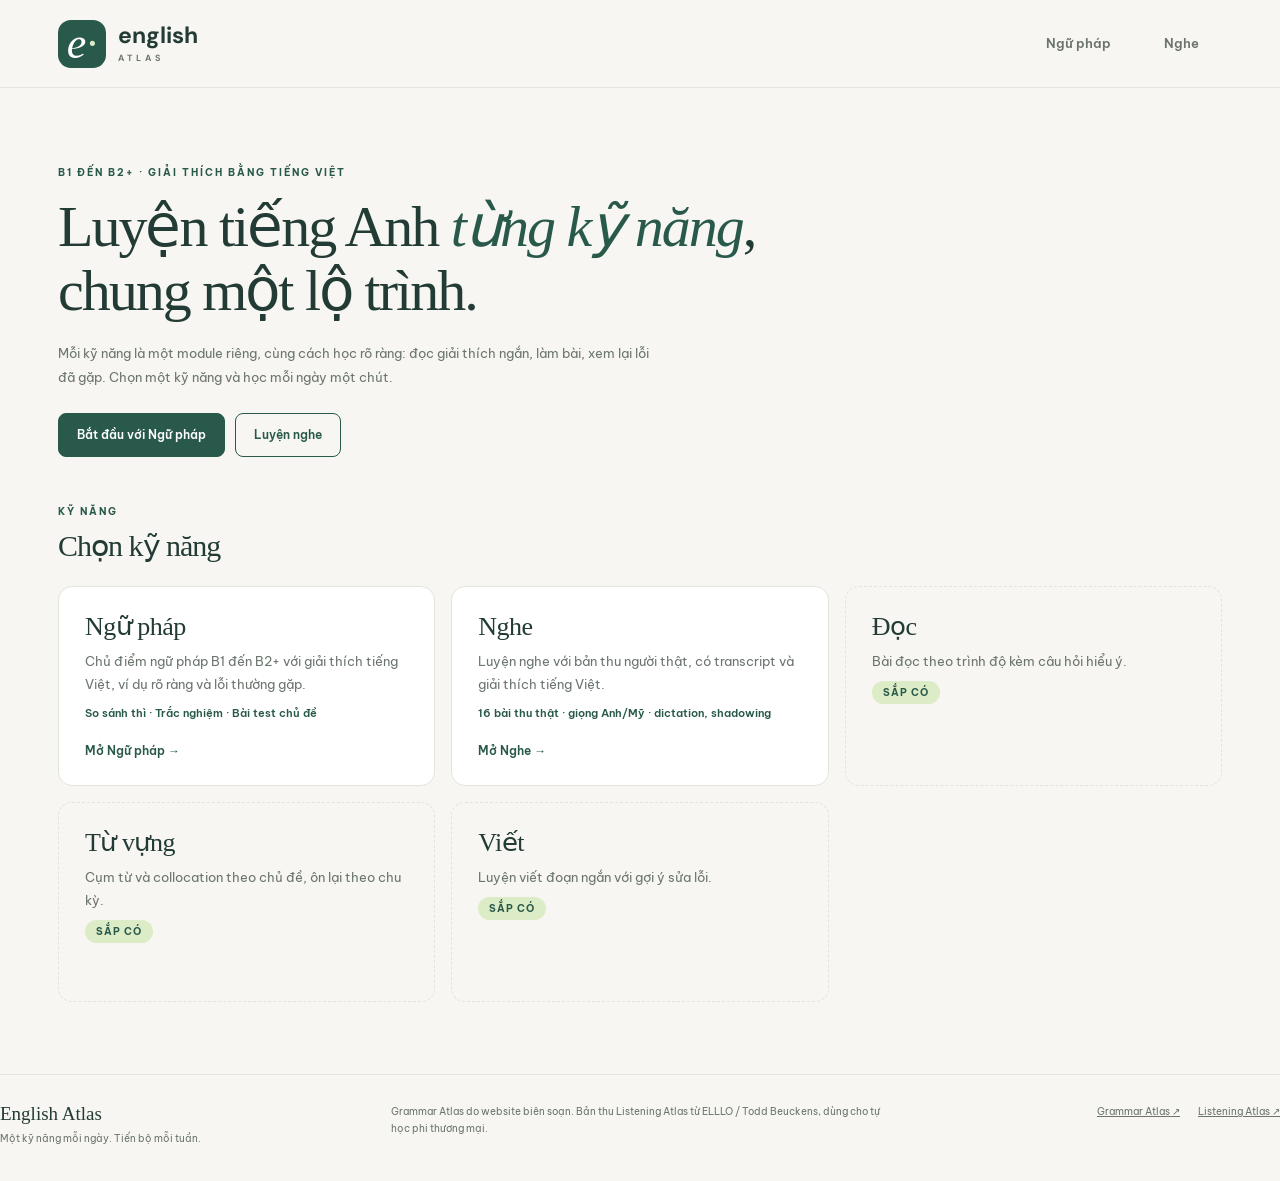
<file: index.html>
<!doctype html><html lang="vi"><head><meta charset="utf-8"><meta name="viewport" content="width=device-width,initial-scale=1"><meta name="theme-color" content="#244b42"><title>English Atlas · Luyện tiếng Anh B1 đến B2+</title><meta name="description" content="English Atlas: lộ trình luyện tiếng Anh B1 đến B2+ theo từng kỹ năng, giải thích bằng tiếng Việt. Ngữ pháp và Nghe đã sẵn sàng."><link rel="stylesheet" href="assets/style.css"><link rel="stylesheet" href="assets/hub.css"><script src="assets/hub.js"></script></head><body><a class="skip" href="#main">Đến nội dung</a><header><a class="brand" href="./"><span class="brandmark">e<span>·</span></span><span>english<span class="brand-sub">ATLAS</span></span></a><nav aria-label="Kỹ năng"><a href="grammar/">Ngữ pháp</a><a href="listening/">Nghe</a></nav></header><main id="main" tabindex="-1"><section class="hero hub-hero"><div><div class="eyebrow">B1 đến B2+ · Giải thích bằng tiếng Việt</div><h1>Luyện tiếng Anh <em>từng kỹ năng</em>, chung một lộ trình.</h1><p>Mỗi kỹ năng là một module riêng, cùng cách học rõ ràng: đọc giải thích ngắn, làm bài, xem lại lỗi đã gặp. Chọn một kỹ năng và học mỗi ngày một chút.</p><div class="hero-actions"><a class="primary" href="grammar/">Bắt đầu với Ngữ pháp</a><a class="secondary" href="listening/">Luyện nghe</a></div></div></section><section class="hub-skills" aria-labelledby="skills-title"><div class="eyebrow">Kỹ năng</div><h2 id="skills-title">Chọn kỹ năng</h2><div class="skill-grid"><a class="skill-card" href="grammar/"><h3>Ngữ pháp</h3><p>Chủ điểm ngữ pháp B1 đến B2+ với giải thích tiếng Việt, ví dụ rõ ràng và lỗi thường gặp.</p><span class="skill-meta">So sánh thì · Trắc nghiệm · Bài test chủ đề</span><span class="skill-progress" data-progress="grammar" hidden></span><span class="skill-go">Mở Ngữ pháp →</span></a><a class="skill-card" href="listening/"><h3>Nghe</h3><p>Luyện nghe với bản thu người thật, có transcript và giải thích tiếng Việt.</p><span class="skill-meta">16 bài thu thật · giọng Anh/Mỹ · dictation, shadowing</span><span class="skill-progress" data-progress="listening" hidden></span><span class="skill-go">Mở Nghe →</span></a><article aria-disabled="true" class="skill-card"><h3>Đọc</h3><p>Bài đọc theo trình độ kèm câu hỏi hiểu ý.</p><span class="soon">Sắp có</span></article><article aria-disabled="true" class="skill-card"><h3>Từ vựng</h3><p>Cụm từ và collocation theo chủ đề, ôn lại theo chu kỳ.</p><span class="soon">Sắp có</span></article><article aria-disabled="true" class="skill-card"><h3>Viết</h3><p>Luyện viết đoạn ngắn với gợi ý sửa lỗi.</p><span class="soon">Sắp có</span></article></div></section></main><footer><div><strong>English Atlas</strong><span>Một kỹ năng mỗi ngày. Tiến bộ mỗi tuần.</span></div><p>Grammar Atlas do website biên soạn. Bản thu Listening Atlas từ ELLLO / Todd Beuckens, dùng cho tự học phi thương mại.</p><div class="sources"><a href="grammar/">Grammar Atlas ↗</a><a href="listening/">Listening Atlas ↗</a></div></footer></body></html>
</file>
<file: assets/style.css>
@import url('https://fonts.googleapis.com/css2?family=DM+Sans:wght@400;500;600;700&family=Be+Vietnam+Pro:wght@400;500;600;700;800&display=swap');
:root{--bg:#f7f6f2;--paper:#fff;--ink:#233b35;--muted:#6b756e;--green:#28594b;--lime:#dcecc6;--line:#e1e5dc;--orange:#ba603a;--serif:Georgia,'Times New Roman',serif}*{box-sizing:border-box}body{margin:0;background:var(--bg);color:var(--ink);font:14px/1.7 'Be Vietnam Pro',sans-serif}button,input,select{font:inherit}button,a,input,select{touch-action:manipulation}button{cursor:pointer}a{color:inherit}button:focus-visible,a:focus-visible,input:focus-visible,select:focus-visible,summary:focus-visible{outline:3px solid #cf9c52;outline-offset:4px}header{height:88px;display:flex;align-items:center;justify-content:space-between;max-width:1440px;padding:0 58px;margin:auto;border-bottom:1px solid var(--line)}.brand{display:flex;gap:12px;align-items:center;text-decoration:none;font:700 23px 'DM Sans',sans-serif;line-height:1.1}.brandmark{font:italic 44px var(--serif);background:var(--green);color:white;border-radius:13px;display:flex;align-items:center;justify-content:center;width:48px;height:48px}.brandmark span{color:var(--lime)}.brand-sub{display:block;font-size:9px;letter-spacing:4px;margin-top:6px;color:var(--muted)}nav{display:flex;gap:7px}nav a{padding:10px 23px;text-decoration:none;color:var(--muted);border-radius:8px;font-size:13px;font-weight:600}nav a.active{color:var(--green);background:#e8eddf}.compare-button{border:1px solid #cdd5c9;background:transparent;border-radius:8px;padding:10px 18px;font-size:13px;color:var(--ink)}main{max-width:1440px;padding:42px 58px 72px;margin:auto}.eyebrow{font-size:10px;letter-spacing:2px;text-transform:uppercase;font-weight:700;color:var(--green)}.hero{display:grid;grid-template-columns:1.25fr 1fr;gap:60px;align-items:center;margin-bottom:33px}.breadcrumbs{font-size:11px;color:var(--muted);margin-bottom:18px}.hero h1{font:normal 58px/1.1 var(--serif);letter-spacing:-2px;margin:14px 0 18px}.hero h1 em{font-weight:normal;color:var(--green)}.hero p{max-width:540px;color:var(--muted);font-size:13px;line-height:1.85}.hero-actions{display:flex;gap:10px;margin-top:24px}.primary,.secondary{padding:11px 18px;border:1px solid var(--green);border-radius:8px;font-size:12px;font-weight:600;text-decoration:none}.primary{background:var(--green);color:white}.secondary{background:transparent;color:var(--green)}.hero-art{background:#e9eedf;border:1px solid #dce4d3;border-radius:14px;min-height:245px;padding:25px 30px;position:relative;overflow:hidden}.hero-art:before{content:'';position:absolute;width:230px;height:230px;right:-90px;top:-90px;border:1px solid #c6d4bb;border-radius:50%}.art-top{display:flex;justify-content:space-between;align-items:center;font-size:10px;letter-spacing:1px;color:#597454}.art-chip{background:#fff8;border-radius:20px;padding:4px 10px;letter-spacing:0}.art-sentence{font:24px/1.5 var(--serif);margin:25px 0 6px}.art-sentence b{color:var(--green);text-decoration:underline;text-underline-offset:7px;text-decoration-color:#b6cca2}.art-meaning{font-size:11px;color:#59705e;margin-bottom:14px}.timeline{position:relative;height:70px;margin:14px 0 0}.timeline svg{width:100%;height:48px;overflow:visible}.time-labels{display:flex;justify-content:space-between;font-size:9px;color:#6c7e68}.time-caption{color:#53694f;font-size:10px;margin-top:3px}.stats{display:grid;grid-template-columns:repeat(4,1fr);border-top:1px solid var(--line);border-bottom:1px solid var(--line);padding:20px 0;margin-bottom:34px}.stat{padding-left:26px;border-left:1px solid var(--line)}.stat:first-child{padding-left:0;border:0}.stat strong{font:28px var(--serif);margin-right:8px}.stat span{font-size:11px;color:var(--muted)}.section-head{display:flex;justify-content:space-between;align-items:end;margin:28px 0 18px;gap:20px}.section-head h2{font:27px var(--serif);margin:0 0 4px}.section-head p{font-size:11px;color:var(--muted);margin:0}.search-wrap{display:flex;align-items:center;gap:9px;background:white;border:1px solid var(--line);padding:9px 14px;border-radius:8px;min-width:285px}.search-wrap input{border:0;outline:0;width:100%;font-size:12px;background:transparent}.workspace{display:grid;grid-template-columns:245px minmax(0,1fr) 260px;gap:22px;align-items:start}.syllabus{position:sticky;top:20px;background:#efeee8;border:1px solid var(--line);padding:17px 10px;border-radius:11px}.syllabus-title{font-size:9px;letter-spacing:1.5px;color:var(--muted);padding:0 10px 12px}.topic-button{display:flex;align-items:center;width:100%;border:0;text-align:left;border-radius:7px;background:transparent;padding:12px 10px;gap:10px;color:var(--ink);font-size:11px;line-height:1.45}.topic-button.active{background:white;box-shadow:0 2px 7px #233b3509;font-weight:600}.topic-button .num{font-size:10px;min-width:20px;color:#8c9789}.topic-button.active .num{color:var(--green)}.topic-button .done{margin-left:auto;color:var(--green);font-size:12px}.no-results{padding:20px;font-size:12px;color:var(--muted)}.lesson{background:var(--paper);border:1px solid var(--line);border-radius:12px;padding:27px;min-width:0}.lesson-top{display:flex;align-items:center;justify-content:space-between}.tag{font-size:9px;letter-spacing:.5px;border-radius:5px;background:#eef2e8;color:var(--green);padding:4px 8px}.tiny{font-size:10px;color:var(--muted)}.lesson h2{font:32px/1.2 var(--serif);margin:15px 0 4px}.lesson h3{font-size:12px;margin:24px 0 10px}.lesson .subtitle{font-size:12px;color:var(--muted);margin:0 0 23px}.concept{border-left:3px solid #94b779;background:#f4f7ee;border-radius:0 8px 8px 0;padding:14px 17px;font-size:13px}.concept .label{display:block;font-size:9px;letter-spacing:1px;margin-bottom:7px;color:var(--green)}.forms{border:1px solid var(--line);border-radius:8px;overflow:hidden}.form-row{display:flex;gap:12px;align-items:start;padding:10px 13px;border-bottom:1px solid var(--line);font-size:11px}.form-row:last-child{border:0}.form-row span{color:var(--muted);min-width:75px}code{font:12px/1.6 'DM Sans',sans-serif;word-break:break-word;color:var(--green)}.use-list{margin:0;padding-left:20px;font-size:12px;color:#495a50}.use-list li{padding-bottom:6px}.signal{font-size:11px;color:var(--muted);padding:8px 11px;background:#f8f8f4;border-radius:6px;margin-top:6px}.examples{display:grid;gap:10px}.example{border:1px solid var(--line);border-radius:8px;padding:13px 15px;background:#fdfdfb}.english{font-family:'DM Sans',sans-serif;font-weight:500;font-size:15px;color:#263d35}.translation{font-size:11px;color:var(--muted);margin-top:4px}.context{font-size:10px;margin-top:7px;color:#76876d;border-top:1px dashed var(--line);padding-top:6px}.speak{float:right;border:0;background:#eef2e9;color:var(--green);border-radius:5px;padding:4px 8px;margin-left:10px;font-size:11px}.warning{background:#fff5eb;border:1px solid #f0deca;border-radius:8px;padding:13px 15px;font-size:11px;color:#8b542f}.warning strong{display:block;margin-bottom:4px}.mini-compare{border-left:2px solid #ced9c2;padding-left:15px;font-size:12px;color:#5b695d}.complete{display:flex;align-items:center;justify-content:space-between;gap:12px;border-top:1px solid var(--line);margin-top:26px;padding-top:20px}.complete button{font-size:11px}.next{border:0;background:none;color:var(--green);font-size:11px}.rail{position:sticky;top:20px;display:grid;gap:16px}.memory{background:var(--green);color:white;border-radius:11px;padding:23px 21px;position:relative}.memory .eyebrow{color:#d2e1c0;font-size:9px}.memory h3{font:25px/1.3 var(--serif);margin:17px 0 12px}.memory p{font-size:11px;color:#d2dfd4;margin:0}.quiz-card{background:#fff;border:1px solid var(--line);border-radius:11px;padding:20px}.quiz-card h3{font:20px var(--serif);margin:5px 0 14px}.quiz-question{font:14px/1.65 'DM Sans',sans-serif;margin:9px 0 15px}.quiz-context{font-size:10px;color:var(--muted)}.answers{display:grid;gap:8px}.answer{display:flex;align-items:center;gap:8px;text-align:left;padding:10px;border:1px solid var(--line);border-radius:7px;font:11px/1.5 'DM Sans',sans-serif;background:transparent;color:var(--ink)}.answer span{border:1px solid #dae0d5;border-radius:4px;padding:1px 5px;font-size:9px;min-width:20px;text-align:center}.answer.correct{background:#eaf3e2;border-color:#a8c48c}.answer.wrong{background:#fff0e9;border-color:#e4ae97}.answer:disabled{cursor:default;color:var(--ink)}.feedback{margin-top:12px;font-size:11px}.feedback strong{color:var(--green)}.answer-notes{margin-top:12px;border-top:1px solid var(--line);padding-top:10px}.answer-notes div{font-size:10px;color:var(--muted);margin-bottom:7px}.quiz-next{margin-top:12px;width:100%}.small-note{font-size:9px;color:var(--muted)}.progress-track{height:4px;background:#e0e5d8;border-radius:5px;overflow:hidden;margin:12px 0 5px}.progress-track div{background:var(--green);height:100%}.progress-card{padding:0 2px;font-size:10px;color:var(--muted)}.level-note{margin-top:30px;padding:17px 21px;border:1px solid var(--line);border-radius:9px;font-size:11px;color:var(--muted)}.wide-panel{background:white;border:1px solid var(--line);border-radius:12px;padding:28px}.compare-controls{display:grid;grid-template-columns:1fr 40px 1fr;align-items:center;gap:20px;margin:25px 0}.compare-controls label{display:grid;gap:6px;font-size:10px;color:var(--muted)}select{border:1px solid #cfd8c8;border-radius:8px;padding:12px;width:100%;background:white;color:var(--ink);font-size:12px}.compare-grid{display:grid;grid-template-columns:1fr 1fr;gap:20px}.compare-col{padding:24px;background:#f7f8f1;border-radius:10px;min-width:0}.compare-col h2{font:27px var(--serif);margin:0 0 7px}.compare-col h3{font-size:11px;margin:20px 0 7px}.compare-col p{font-size:12px}.tense-table-wrap{overflow:auto}.tense-table{width:100%;border-collapse:collapse;min-width:700px;font-size:11px}.tense-table th{text-align:left;background:#eaf0e0;padding:13px}.tense-table td{vertical-align:top;padding:13px;border-bottom:1px solid var(--line);min-width:150px}.tense-table td:first-child{font-weight:600;min-width:110px}.tense-table button{border:0;background:none;padding:0;text-align:left;color:var(--green);font:inherit;cursor:pointer}.tense-table small{display:block;color:var(--muted);line-height:1.5;margin-top:5px}.test-layout{max-width:730px;margin:auto}.test-layout .quiz-card{padding:30px}.test-layout .answer{font-size:14px;padding:13px}.test-layout .quiz-question{font-size:20px}.test-header{display:flex;justify-content:space-between;margin-bottom:17px}.test-results{text-align:center;padding:35px}.score{font:70px var(--serif);color:var(--green)}.error-row{text-align:left;border-top:1px solid var(--line);padding:16px 0}.error-row h3{margin:0;font-size:13px}.error-row p{font-size:11px;color:var(--muted)}.error-row button{font-size:11px}.empty{text-align:center;padding:40px;color:var(--muted)}footer{max-width:1324px;margin:0 auto;padding:28px 0 34px;border-top:1px solid var(--line);display:grid;grid-template-columns:1fr 1.4fr 1fr;gap:35px;align-items:start;font-size:10px;color:var(--muted)}footer strong{display:block;font:19px var(--serif);color:var(--ink);margin-bottom:5px}footer p{margin:0}.sources{display:flex;gap:18px;justify-content:end}.skip{position:absolute;left:10px;top:-60px;background:white;z-index:5;padding:12px}.skip:focus{top:10px}#toast{position:fixed;bottom:25px;left:50%;transform:translateX(-50%);padding:12px 20px;background:var(--ink);color:white;font-size:12px;border-radius:8px;opacity:0;pointer-events:none;transition:opacity .2s}#toast.show{opacity:1}.utility{display:flex;gap:14px;margin-top:10px}.utility button{padding:0;background:none;border:0;font-size:10px;color:var(--muted);text-decoration:underline}.section-anchor{scroll-margin-top:20px}.result-actions{display:flex;justify-content:center;gap:10px;margin-top:20px}
@media(min-width:1500px){main{padding-top:55px}}@media(max-width:1200px){header{padding:0 30px}main{padding:32px 30px 55px}.workspace{grid-template-columns:210px minmax(0,1fr);gap:18px}.rail{grid-column:2;position:static;grid-template-columns:1fr 1.1fr}.progress-card{grid-column:1/-1}.hero{gap:35px}.hero h1{font-size:50px}footer{margin:0 30px}.lesson{padding:24px}}@media(max-width:760px){header{height:auto;min-height:80px;padding:15px 20px;flex-wrap:wrap;gap:16px}.brand{font-size:20px}.brandmark{width:40px;height:40px;font-size:36px}nav{order:3;width:100%;justify-content:space-between}nav a{padding:8px 16px}.compare-button{padding:8px 13px}main{padding:25px 20px 40px}.hero{grid-template-columns:1fr;gap:22px}.hero h1{font-size:45px;margin-top:10px}.hero-art{min-height:220px}.stats{grid-template-columns:repeat(2,1fr);gap:16px}.stat:nth-child(3){border:0;padding:0}.stat{padding-left:15px}.stat strong{font-size:25px}.section-head{align-items:stretch;flex-direction:column;gap:12px}.search-wrap{min-width:0}.workspace{grid-template-columns:1fr}.syllabus{position:static}.topic-list{display:flex;overflow:auto;gap:6px;padding-bottom:5px}.topic-button{min-width:165px;max-width:200px;border:1px solid #dce2d5;padding:9px;flex-shrink:0}.syllabus{padding:13px 10px}.syllabus-title{padding-bottom:9px}.lesson{padding:22px 18px}.lesson h2{font-size:30px}.rail{grid-column:auto;grid-template-columns:1fr}.progress-card{grid-column:auto}.complete{flex-wrap:wrap}.compare-grid{grid-template-columns:1fr}.compare-controls{grid-template-columns:1fr;gap:12px}.compare-controls>span{display:none}.wide-panel{padding:20px}.sources{justify-content:start}footer{margin:0 20px;grid-template-columns:1fr;gap:18px}.test-layout .quiz-card{padding:22px}.hero-actions{flex-wrap:wrap}.art-sentence{font-size:23px}}@media(prefers-reduced-motion:reduce){*{scroll-behavior:auto!important;transition:none!important}}@media print{header,nav,.rail,.syllabus,.hero-actions,.search-wrap,.complete,.speak,.compare-button,#toast,.utility{display:none}main{padding:0}.workspace{display:block}.lesson{border:0}.hero{display:block}.hero-art{display:none}body{font-size:12px;background:white}.stats{padding:10px}.lesson,.example{break-inside:avoid}footer{display:block}.compare-grid{grid-template-columns:1fr 1fr}}
</file>
<file: assets/hub.css>
.hub-hero{grid-template-columns:1fr;max-width:820px;margin:34px 0 46px}
.hub-hero p{max-width:600px}
.hub-skills h2{font:normal 30px/1.2 var(--serif);letter-spacing:-1px;margin:8px 0 22px}
.skill-grid{display:grid;grid-template-columns:repeat(3,1fr);gap:16px}
.skill-card{display:flex;flex-direction:column;gap:8px;background:var(--paper);border:1px solid var(--line);border-radius:14px;padding:24px 26px;text-decoration:none;color:var(--ink);min-height:200px}
.skill-card h3{font:normal 26px/1.2 var(--serif);letter-spacing:-.5px;margin:0}
.skill-card p{margin:0;color:var(--muted);font-size:13px;line-height:1.75}
.skill-meta{font-size:11px;color:var(--green);font-weight:600}
.skill-go{margin-top:auto;font-size:12px;font-weight:600;color:var(--green)}
.skill-progress{align-self:flex-start;background:#e8eddf;color:var(--green);border-radius:20px;padding:3px 11px;font-size:11px;font-weight:600}
a.skill-card{transition:border-color .15s,box-shadow .15s,transform .15s}
a.skill-card:hover,a.skill-card:focus-visible{border-color:var(--green);box-shadow:0 8px 22px #28594b1f;transform:translateY(-2px)}
article.skill-card{background:transparent;border-style:dashed}
.soon{align-self:flex-start;background:var(--lime);color:var(--green);border-radius:20px;padding:3px 11px;font-size:10px;font-weight:700;letter-spacing:1px;text-transform:uppercase}
@media(max-width:1000px){.skill-grid{grid-template-columns:repeat(2,1fr)}}
@media(max-width:760px){
header{height:auto;padding:14px 18px;gap:10px;flex-wrap:wrap}
main{padding:28px 18px 56px}
.hub-hero{margin:14px 0 34px}
.hub-hero h1{font-size:40px;letter-spacing:-1.5px}
.skill-grid{grid-template-columns:1fr}
.skill-card{min-height:0}
nav a{padding:8px 14px}
}
</file>
